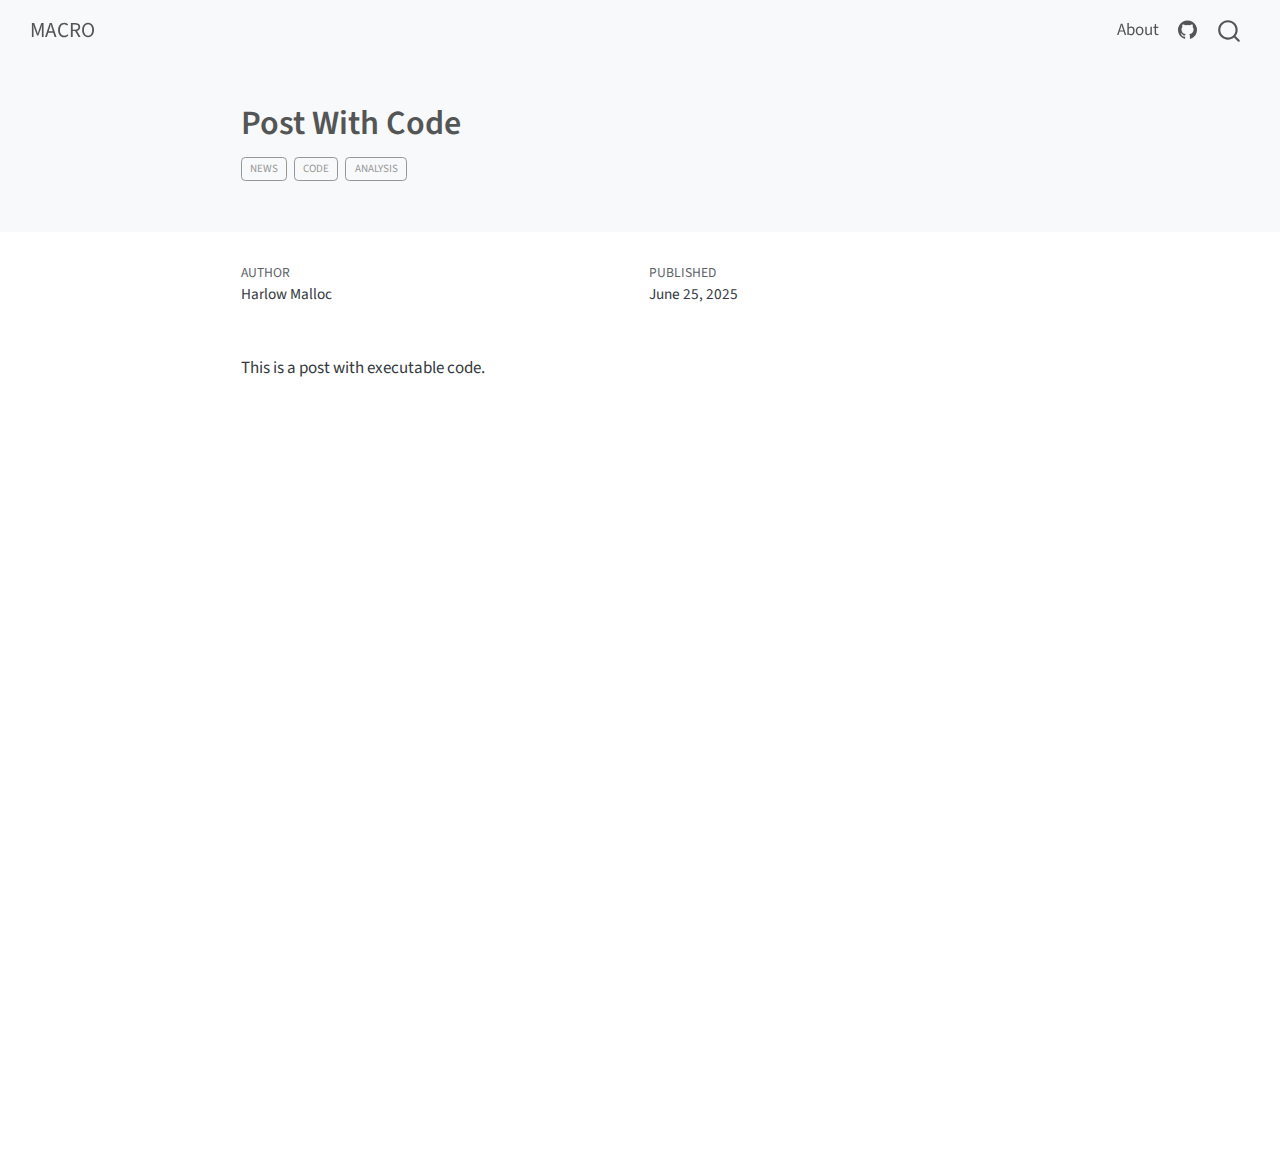
<file: docs/posts/post-with-code/index.html>
<!DOCTYPE html>
<html xmlns="http://www.w3.org/1999/xhtml" lang="en" xml:lang="en"><head>

<meta charset="utf-8">
<meta name="generator" content="quarto-1.7.32">

<meta name="viewport" content="width=device-width, initial-scale=1.0, user-scalable=yes">

<meta name="author" content="Harlow Malloc">
<meta name="dcterms.date" content="2025-06-25">

<title>Post With Code – MACRO</title>
<style>
code{white-space: pre-wrap;}
span.smallcaps{font-variant: small-caps;}
div.columns{display: flex; gap: min(4vw, 1.5em);}
div.column{flex: auto; overflow-x: auto;}
div.hanging-indent{margin-left: 1.5em; text-indent: -1.5em;}
ul.task-list{list-style: none;}
ul.task-list li input[type="checkbox"] {
  width: 0.8em;
  margin: 0 0.8em 0.2em -1em; /* quarto-specific, see https://github.com/quarto-dev/quarto-cli/issues/4556 */ 
  vertical-align: middle;
}
</style>


<script src="../../site_libs/quarto-nav/quarto-nav.js"></script>
<script src="../../site_libs/quarto-nav/headroom.min.js"></script>
<script src="../../site_libs/clipboard/clipboard.min.js"></script>
<script src="../../site_libs/quarto-search/autocomplete.umd.js"></script>
<script src="../../site_libs/quarto-search/fuse.min.js"></script>
<script src="../../site_libs/quarto-search/quarto-search.js"></script>
<meta name="quarto:offset" content="../../">
<script src="../../site_libs/quarto-html/quarto.js" type="module"></script>
<script src="../../site_libs/quarto-html/tabsets/tabsets.js" type="module"></script>
<script src="../../site_libs/quarto-html/popper.min.js"></script>
<script src="../../site_libs/quarto-html/tippy.umd.min.js"></script>
<script src="../../site_libs/quarto-html/anchor.min.js"></script>
<link href="../../site_libs/quarto-html/tippy.css" rel="stylesheet">
<link href="../../site_libs/quarto-html/quarto-syntax-highlighting-37eea08aefeeee20ff55810ff984fec1.css" rel="stylesheet" id="quarto-text-highlighting-styles">
<script src="../../site_libs/bootstrap/bootstrap.min.js"></script>
<link href="../../site_libs/bootstrap/bootstrap-icons.css" rel="stylesheet">
<link href="../../site_libs/bootstrap/bootstrap-dfb324f25d9b1687192fa8be62ac8f9c.min.css" rel="stylesheet" append-hash="true" id="quarto-bootstrap" data-mode="light">
<script id="quarto-search-options" type="application/json">{
  "location": "navbar",
  "copy-button": false,
  "collapse-after": 3,
  "panel-placement": "end",
  "type": "overlay",
  "limit": 50,
  "keyboard-shortcut": [
    "f",
    "/",
    "s"
  ],
  "show-item-context": false,
  "language": {
    "search-no-results-text": "No results",
    "search-matching-documents-text": "matching documents",
    "search-copy-link-title": "Copy link to search",
    "search-hide-matches-text": "Hide additional matches",
    "search-more-match-text": "more match in this document",
    "search-more-matches-text": "more matches in this document",
    "search-clear-button-title": "Clear",
    "search-text-placeholder": "",
    "search-detached-cancel-button-title": "Cancel",
    "search-submit-button-title": "Submit",
    "search-label": "Search"
  }
}</script>


<link rel="stylesheet" href="../../styles.css">
</head>

<body class="nav-fixed fullcontent quarto-light">

<div id="quarto-search-results"></div>
  <header id="quarto-header" class="headroom fixed-top quarto-banner">
    <nav class="navbar navbar-expand-lg " data-bs-theme="dark">
      <div class="navbar-container container-fluid">
      <div class="navbar-brand-container mx-auto">
    <a class="navbar-brand" href="../../index.html">
    <span class="navbar-title">MACRO</span>
    </a>
  </div>
            <div id="quarto-search" class="" title="Search"></div>
          <button class="navbar-toggler" type="button" data-bs-toggle="collapse" data-bs-target="#navbarCollapse" aria-controls="navbarCollapse" role="menu" aria-expanded="false" aria-label="Toggle navigation" onclick="if (window.quartoToggleHeadroom) { window.quartoToggleHeadroom(); }">
  <span class="navbar-toggler-icon"></span>
</button>
          <div class="collapse navbar-collapse" id="navbarCollapse">
            <ul class="navbar-nav navbar-nav-scroll ms-auto">
  <li class="nav-item">
    <a class="nav-link" href="../../about.html"> 
<span class="menu-text">About</span></a>
  </li>  
  <li class="nav-item compact">
    <a class="nav-link" href="https://github.com/"> <i class="bi bi-github" role="img">
</i> 
<span class="menu-text"></span></a>
  </li>  
</ul>
          </div> <!-- /navcollapse -->
            <div class="quarto-navbar-tools">
</div>
      </div> <!-- /container-fluid -->
    </nav>
</header>
<!-- content -->
<header id="title-block-header" class="quarto-title-block default page-columns page-full">
  <div class="quarto-title-banner page-columns page-full">
    <div class="quarto-title column-body">
      <h1 class="title">Post With Code</h1>
                                <div class="quarto-categories">
                <div class="quarto-category">news</div>
                <div class="quarto-category">code</div>
                <div class="quarto-category">analysis</div>
              </div>
                  </div>
  </div>
    
  
  <div class="quarto-title-meta">

      <div>
      <div class="quarto-title-meta-heading">Author</div>
      <div class="quarto-title-meta-contents">
               <p>Harlow Malloc </p>
            </div>
    </div>
      
      <div>
      <div class="quarto-title-meta-heading">Published</div>
      <div class="quarto-title-meta-contents">
        <p class="date">June 25, 2025</p>
      </div>
    </div>
    
      
    </div>
    
  
  </header><div id="quarto-content" class="quarto-container page-columns page-rows-contents page-layout-article page-navbar">
<!-- sidebar -->
<!-- margin-sidebar -->
    
<!-- main -->
<main class="content quarto-banner-title-block" id="quarto-document-content">





<p>This is a post with executable code.</p>



</main> <!-- /main -->
<script id="quarto-html-after-body" type="application/javascript">
  window.document.addEventListener("DOMContentLoaded", function (event) {
    const icon = "";
    const anchorJS = new window.AnchorJS();
    anchorJS.options = {
      placement: 'right',
      icon: icon
    };
    anchorJS.add('.anchored');
    const isCodeAnnotation = (el) => {
      for (const clz of el.classList) {
        if (clz.startsWith('code-annotation-')) {                     
          return true;
        }
      }
      return false;
    }
    const onCopySuccess = function(e) {
      // button target
      const button = e.trigger;
      // don't keep focus
      button.blur();
      // flash "checked"
      button.classList.add('code-copy-button-checked');
      var currentTitle = button.getAttribute("title");
      button.setAttribute("title", "Copied!");
      let tooltip;
      if (window.bootstrap) {
        button.setAttribute("data-bs-toggle", "tooltip");
        button.setAttribute("data-bs-placement", "left");
        button.setAttribute("data-bs-title", "Copied!");
        tooltip = new bootstrap.Tooltip(button, 
          { trigger: "manual", 
            customClass: "code-copy-button-tooltip",
            offset: [0, -8]});
        tooltip.show();    
      }
      setTimeout(function() {
        if (tooltip) {
          tooltip.hide();
          button.removeAttribute("data-bs-title");
          button.removeAttribute("data-bs-toggle");
          button.removeAttribute("data-bs-placement");
        }
        button.setAttribute("title", currentTitle);
        button.classList.remove('code-copy-button-checked');
      }, 1000);
      // clear code selection
      e.clearSelection();
    }
    const getTextToCopy = function(trigger) {
        const codeEl = trigger.previousElementSibling.cloneNode(true);
        for (const childEl of codeEl.children) {
          if (isCodeAnnotation(childEl)) {
            childEl.remove();
          }
        }
        return codeEl.innerText;
    }
    const clipboard = new window.ClipboardJS('.code-copy-button:not([data-in-quarto-modal])', {
      text: getTextToCopy
    });
    clipboard.on('success', onCopySuccess);
    if (window.document.getElementById('quarto-embedded-source-code-modal')) {
      const clipboardModal = new window.ClipboardJS('.code-copy-button[data-in-quarto-modal]', {
        text: getTextToCopy,
        container: window.document.getElementById('quarto-embedded-source-code-modal')
      });
      clipboardModal.on('success', onCopySuccess);
    }
      var localhostRegex = new RegExp(/^(?:http|https):\/\/localhost\:?[0-9]*\//);
      var mailtoRegex = new RegExp(/^mailto:/);
        var filterRegex = new RegExp('/' + window.location.host + '/');
      var isInternal = (href) => {
          return filterRegex.test(href) || localhostRegex.test(href) || mailtoRegex.test(href);
      }
      // Inspect non-navigation links and adorn them if external
     var links = window.document.querySelectorAll('a[href]:not(.nav-link):not(.navbar-brand):not(.toc-action):not(.sidebar-link):not(.sidebar-item-toggle):not(.pagination-link):not(.no-external):not([aria-hidden]):not(.dropdown-item):not(.quarto-navigation-tool):not(.about-link)');
      for (var i=0; i<links.length; i++) {
        const link = links[i];
        if (!isInternal(link.href)) {
          // undo the damage that might have been done by quarto-nav.js in the case of
          // links that we want to consider external
          if (link.dataset.originalHref !== undefined) {
            link.href = link.dataset.originalHref;
          }
        }
      }
    function tippyHover(el, contentFn, onTriggerFn, onUntriggerFn) {
      const config = {
        allowHTML: true,
        maxWidth: 500,
        delay: 100,
        arrow: false,
        appendTo: function(el) {
            return el.parentElement;
        },
        interactive: true,
        interactiveBorder: 10,
        theme: 'quarto',
        placement: 'bottom-start',
      };
      if (contentFn) {
        config.content = contentFn;
      }
      if (onTriggerFn) {
        config.onTrigger = onTriggerFn;
      }
      if (onUntriggerFn) {
        config.onUntrigger = onUntriggerFn;
      }
      window.tippy(el, config); 
    }
    const noterefs = window.document.querySelectorAll('a[role="doc-noteref"]');
    for (var i=0; i<noterefs.length; i++) {
      const ref = noterefs[i];
      tippyHover(ref, function() {
        // use id or data attribute instead here
        let href = ref.getAttribute('data-footnote-href') || ref.getAttribute('href');
        try { href = new URL(href).hash; } catch {}
        const id = href.replace(/^#\/?/, "");
        const note = window.document.getElementById(id);
        if (note) {
          return note.innerHTML;
        } else {
          return "";
        }
      });
    }
    const xrefs = window.document.querySelectorAll('a.quarto-xref');
    const processXRef = (id, note) => {
      // Strip column container classes
      const stripColumnClz = (el) => {
        el.classList.remove("page-full", "page-columns");
        if (el.children) {
          for (const child of el.children) {
            stripColumnClz(child);
          }
        }
      }
      stripColumnClz(note)
      if (id === null || id.startsWith('sec-')) {
        // Special case sections, only their first couple elements
        const container = document.createElement("div");
        if (note.children && note.children.length > 2) {
          container.appendChild(note.children[0].cloneNode(true));
          for (let i = 1; i < note.children.length; i++) {
            const child = note.children[i];
            if (child.tagName === "P" && child.innerText === "") {
              continue;
            } else {
              container.appendChild(child.cloneNode(true));
              break;
            }
          }
          if (window.Quarto?.typesetMath) {
            window.Quarto.typesetMath(container);
          }
          return container.innerHTML
        } else {
          if (window.Quarto?.typesetMath) {
            window.Quarto.typesetMath(note);
          }
          return note.innerHTML;
        }
      } else {
        // Remove any anchor links if they are present
        const anchorLink = note.querySelector('a.anchorjs-link');
        if (anchorLink) {
          anchorLink.remove();
        }
        if (window.Quarto?.typesetMath) {
          window.Quarto.typesetMath(note);
        }
        if (note.classList.contains("callout")) {
          return note.outerHTML;
        } else {
          return note.innerHTML;
        }
      }
    }
    for (var i=0; i<xrefs.length; i++) {
      const xref = xrefs[i];
      tippyHover(xref, undefined, function(instance) {
        instance.disable();
        let url = xref.getAttribute('href');
        let hash = undefined; 
        if (url.startsWith('#')) {
          hash = url;
        } else {
          try { hash = new URL(url).hash; } catch {}
        }
        if (hash) {
          const id = hash.replace(/^#\/?/, "");
          const note = window.document.getElementById(id);
          if (note !== null) {
            try {
              const html = processXRef(id, note.cloneNode(true));
              instance.setContent(html);
            } finally {
              instance.enable();
              instance.show();
            }
          } else {
            // See if we can fetch this
            fetch(url.split('#')[0])
            .then(res => res.text())
            .then(html => {
              const parser = new DOMParser();
              const htmlDoc = parser.parseFromString(html, "text/html");
              const note = htmlDoc.getElementById(id);
              if (note !== null) {
                const html = processXRef(id, note);
                instance.setContent(html);
              } 
            }).finally(() => {
              instance.enable();
              instance.show();
            });
          }
        } else {
          // See if we can fetch a full url (with no hash to target)
          // This is a special case and we should probably do some content thinning / targeting
          fetch(url)
          .then(res => res.text())
          .then(html => {
            const parser = new DOMParser();
            const htmlDoc = parser.parseFromString(html, "text/html");
            const note = htmlDoc.querySelector('main.content');
            if (note !== null) {
              // This should only happen for chapter cross references
              // (since there is no id in the URL)
              // remove the first header
              if (note.children.length > 0 && note.children[0].tagName === "HEADER") {
                note.children[0].remove();
              }
              const html = processXRef(null, note);
              instance.setContent(html);
            } 
          }).finally(() => {
            instance.enable();
            instance.show();
          });
        }
      }, function(instance) {
      });
    }
        let selectedAnnoteEl;
        const selectorForAnnotation = ( cell, annotation) => {
          let cellAttr = 'data-code-cell="' + cell + '"';
          let lineAttr = 'data-code-annotation="' +  annotation + '"';
          const selector = 'span[' + cellAttr + '][' + lineAttr + ']';
          return selector;
        }
        const selectCodeLines = (annoteEl) => {
          const doc = window.document;
          const targetCell = annoteEl.getAttribute("data-target-cell");
          const targetAnnotation = annoteEl.getAttribute("data-target-annotation");
          const annoteSpan = window.document.querySelector(selectorForAnnotation(targetCell, targetAnnotation));
          const lines = annoteSpan.getAttribute("data-code-lines").split(",");
          const lineIds = lines.map((line) => {
            return targetCell + "-" + line;
          })
          let top = null;
          let height = null;
          let parent = null;
          if (lineIds.length > 0) {
              //compute the position of the single el (top and bottom and make a div)
              const el = window.document.getElementById(lineIds[0]);
              top = el.offsetTop;
              height = el.offsetHeight;
              parent = el.parentElement.parentElement;
            if (lineIds.length > 1) {
              const lastEl = window.document.getElementById(lineIds[lineIds.length - 1]);
              const bottom = lastEl.offsetTop + lastEl.offsetHeight;
              height = bottom - top;
            }
            if (top !== null && height !== null && parent !== null) {
              // cook up a div (if necessary) and position it 
              let div = window.document.getElementById("code-annotation-line-highlight");
              if (div === null) {
                div = window.document.createElement("div");
                div.setAttribute("id", "code-annotation-line-highlight");
                div.style.position = 'absolute';
                parent.appendChild(div);
              }
              div.style.top = top - 2 + "px";
              div.style.height = height + 4 + "px";
              div.style.left = 0;
              let gutterDiv = window.document.getElementById("code-annotation-line-highlight-gutter");
              if (gutterDiv === null) {
                gutterDiv = window.document.createElement("div");
                gutterDiv.setAttribute("id", "code-annotation-line-highlight-gutter");
                gutterDiv.style.position = 'absolute';
                const codeCell = window.document.getElementById(targetCell);
                const gutter = codeCell.querySelector('.code-annotation-gutter');
                gutter.appendChild(gutterDiv);
              }
              gutterDiv.style.top = top - 2 + "px";
              gutterDiv.style.height = height + 4 + "px";
            }
            selectedAnnoteEl = annoteEl;
          }
        };
        const unselectCodeLines = () => {
          const elementsIds = ["code-annotation-line-highlight", "code-annotation-line-highlight-gutter"];
          elementsIds.forEach((elId) => {
            const div = window.document.getElementById(elId);
            if (div) {
              div.remove();
            }
          });
          selectedAnnoteEl = undefined;
        };
          // Handle positioning of the toggle
      window.addEventListener(
        "resize",
        throttle(() => {
          elRect = undefined;
          if (selectedAnnoteEl) {
            selectCodeLines(selectedAnnoteEl);
          }
        }, 10)
      );
      function throttle(fn, ms) {
      let throttle = false;
      let timer;
        return (...args) => {
          if(!throttle) { // first call gets through
              fn.apply(this, args);
              throttle = true;
          } else { // all the others get throttled
              if(timer) clearTimeout(timer); // cancel #2
              timer = setTimeout(() => {
                fn.apply(this, args);
                timer = throttle = false;
              }, ms);
          }
        };
      }
        // Attach click handler to the DT
        const annoteDls = window.document.querySelectorAll('dt[data-target-cell]');
        for (const annoteDlNode of annoteDls) {
          annoteDlNode.addEventListener('click', (event) => {
            const clickedEl = event.target;
            if (clickedEl !== selectedAnnoteEl) {
              unselectCodeLines();
              const activeEl = window.document.querySelector('dt[data-target-cell].code-annotation-active');
              if (activeEl) {
                activeEl.classList.remove('code-annotation-active');
              }
              selectCodeLines(clickedEl);
              clickedEl.classList.add('code-annotation-active');
            } else {
              // Unselect the line
              unselectCodeLines();
              clickedEl.classList.remove('code-annotation-active');
            }
          });
        }
    const findCites = (el) => {
      const parentEl = el.parentElement;
      if (parentEl) {
        const cites = parentEl.dataset.cites;
        if (cites) {
          return {
            el,
            cites: cites.split(' ')
          };
        } else {
          return findCites(el.parentElement)
        }
      } else {
        return undefined;
      }
    };
    var bibliorefs = window.document.querySelectorAll('a[role="doc-biblioref"]');
    for (var i=0; i<bibliorefs.length; i++) {
      const ref = bibliorefs[i];
      const citeInfo = findCites(ref);
      if (citeInfo) {
        tippyHover(citeInfo.el, function() {
          var popup = window.document.createElement('div');
          citeInfo.cites.forEach(function(cite) {
            var citeDiv = window.document.createElement('div');
            citeDiv.classList.add('hanging-indent');
            citeDiv.classList.add('csl-entry');
            var biblioDiv = window.document.getElementById('ref-' + cite);
            if (biblioDiv) {
              citeDiv.innerHTML = biblioDiv.innerHTML;
            }
            popup.appendChild(citeDiv);
          });
          return popup.innerHTML;
        });
      }
    }
  });
  </script>
</div> <!-- /content -->




</body></html>
</file>
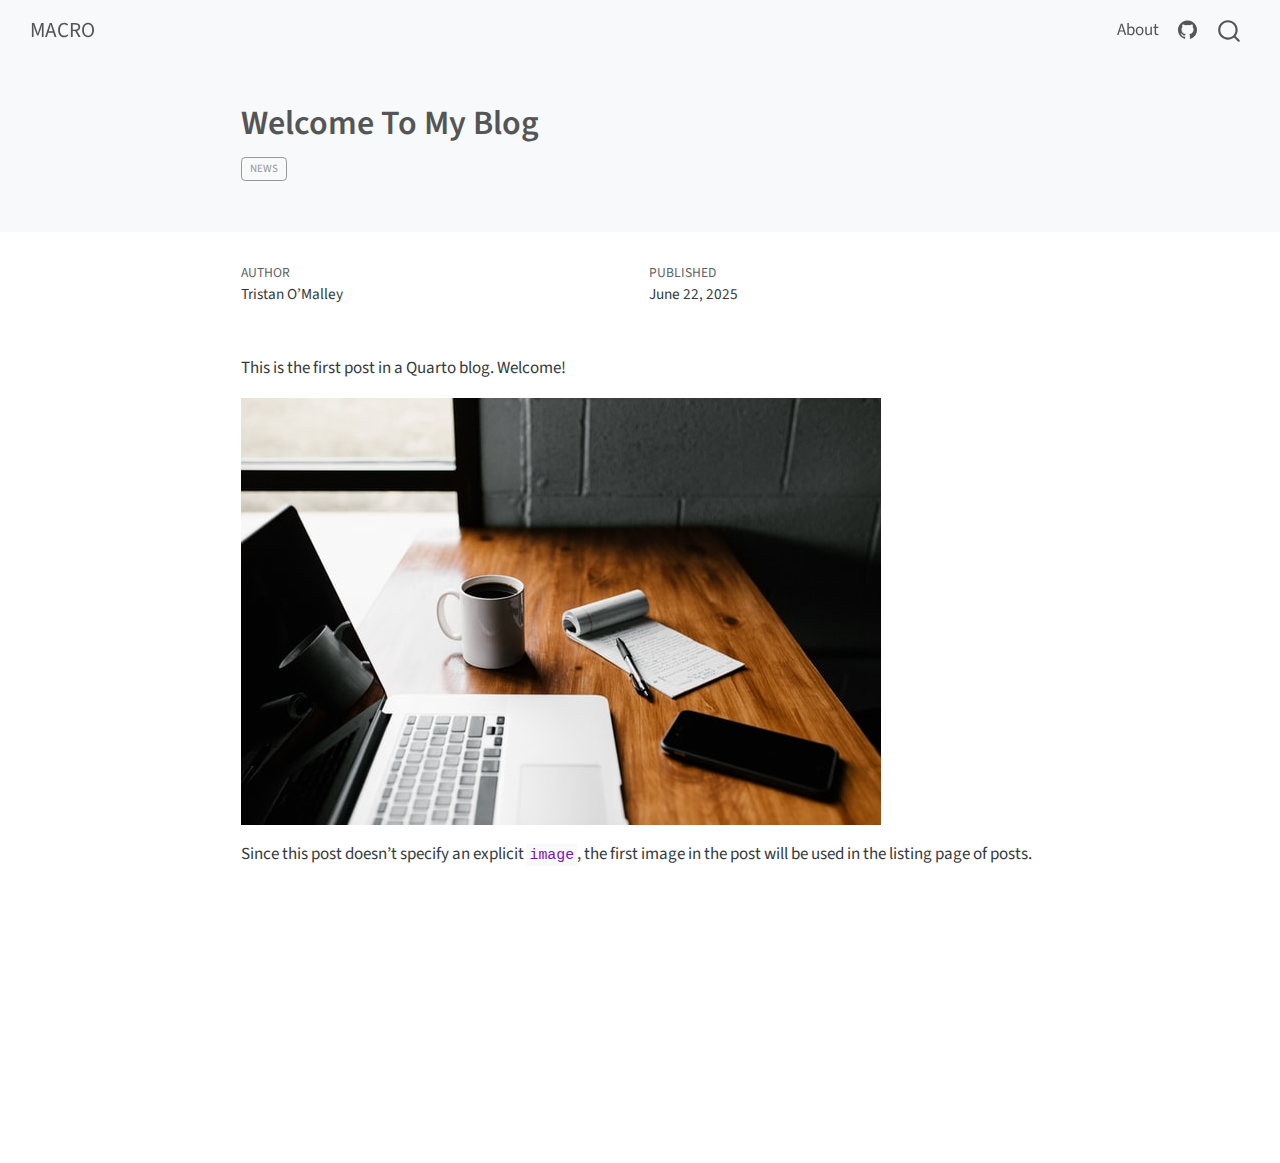
<file: docs/posts/welcome/index.html>
<!DOCTYPE html>
<html xmlns="http://www.w3.org/1999/xhtml" lang="en" xml:lang="en"><head>

<meta charset="utf-8">
<meta name="generator" content="quarto-1.7.32">

<meta name="viewport" content="width=device-width, initial-scale=1.0, user-scalable=yes">

<meta name="author" content="Tristan O’Malley">
<meta name="dcterms.date" content="2025-06-22">

<title>Welcome To My Blog – MACRO</title>
<style>
code{white-space: pre-wrap;}
span.smallcaps{font-variant: small-caps;}
div.columns{display: flex; gap: min(4vw, 1.5em);}
div.column{flex: auto; overflow-x: auto;}
div.hanging-indent{margin-left: 1.5em; text-indent: -1.5em;}
ul.task-list{list-style: none;}
ul.task-list li input[type="checkbox"] {
  width: 0.8em;
  margin: 0 0.8em 0.2em -1em; /* quarto-specific, see https://github.com/quarto-dev/quarto-cli/issues/4556 */ 
  vertical-align: middle;
}
</style>


<script src="../../site_libs/quarto-nav/quarto-nav.js"></script>
<script src="../../site_libs/quarto-nav/headroom.min.js"></script>
<script src="../../site_libs/clipboard/clipboard.min.js"></script>
<script src="../../site_libs/quarto-search/autocomplete.umd.js"></script>
<script src="../../site_libs/quarto-search/fuse.min.js"></script>
<script src="../../site_libs/quarto-search/quarto-search.js"></script>
<meta name="quarto:offset" content="../../">
<script src="../../site_libs/quarto-html/quarto.js" type="module"></script>
<script src="../../site_libs/quarto-html/tabsets/tabsets.js" type="module"></script>
<script src="../../site_libs/quarto-html/popper.min.js"></script>
<script src="../../site_libs/quarto-html/tippy.umd.min.js"></script>
<script src="../../site_libs/quarto-html/anchor.min.js"></script>
<link href="../../site_libs/quarto-html/tippy.css" rel="stylesheet">
<link href="../../site_libs/quarto-html/quarto-syntax-highlighting-37eea08aefeeee20ff55810ff984fec1.css" rel="stylesheet" id="quarto-text-highlighting-styles">
<script src="../../site_libs/bootstrap/bootstrap.min.js"></script>
<link href="../../site_libs/bootstrap/bootstrap-icons.css" rel="stylesheet">
<link href="../../site_libs/bootstrap/bootstrap-dfb324f25d9b1687192fa8be62ac8f9c.min.css" rel="stylesheet" append-hash="true" id="quarto-bootstrap" data-mode="light">
<script id="quarto-search-options" type="application/json">{
  "location": "navbar",
  "copy-button": false,
  "collapse-after": 3,
  "panel-placement": "end",
  "type": "overlay",
  "limit": 50,
  "keyboard-shortcut": [
    "f",
    "/",
    "s"
  ],
  "show-item-context": false,
  "language": {
    "search-no-results-text": "No results",
    "search-matching-documents-text": "matching documents",
    "search-copy-link-title": "Copy link to search",
    "search-hide-matches-text": "Hide additional matches",
    "search-more-match-text": "more match in this document",
    "search-more-matches-text": "more matches in this document",
    "search-clear-button-title": "Clear",
    "search-text-placeholder": "",
    "search-detached-cancel-button-title": "Cancel",
    "search-submit-button-title": "Submit",
    "search-label": "Search"
  }
}</script>


<link rel="stylesheet" href="../../styles.css">
</head>

<body class="nav-fixed fullcontent quarto-light">

<div id="quarto-search-results"></div>
  <header id="quarto-header" class="headroom fixed-top quarto-banner">
    <nav class="navbar navbar-expand-lg " data-bs-theme="dark">
      <div class="navbar-container container-fluid">
      <div class="navbar-brand-container mx-auto">
    <a class="navbar-brand" href="../../index.html">
    <span class="navbar-title">MACRO</span>
    </a>
  </div>
            <div id="quarto-search" class="" title="Search"></div>
          <button class="navbar-toggler" type="button" data-bs-toggle="collapse" data-bs-target="#navbarCollapse" aria-controls="navbarCollapse" role="menu" aria-expanded="false" aria-label="Toggle navigation" onclick="if (window.quartoToggleHeadroom) { window.quartoToggleHeadroom(); }">
  <span class="navbar-toggler-icon"></span>
</button>
          <div class="collapse navbar-collapse" id="navbarCollapse">
            <ul class="navbar-nav navbar-nav-scroll ms-auto">
  <li class="nav-item">
    <a class="nav-link" href="../../about.html"> 
<span class="menu-text">About</span></a>
  </li>  
  <li class="nav-item compact">
    <a class="nav-link" href="https://github.com/"> <i class="bi bi-github" role="img">
</i> 
<span class="menu-text"></span></a>
  </li>  
</ul>
          </div> <!-- /navcollapse -->
            <div class="quarto-navbar-tools">
</div>
      </div> <!-- /container-fluid -->
    </nav>
</header>
<!-- content -->
<header id="title-block-header" class="quarto-title-block default page-columns page-full">
  <div class="quarto-title-banner page-columns page-full">
    <div class="quarto-title column-body">
      <h1 class="title">Welcome To My Blog</h1>
                                <div class="quarto-categories">
                <div class="quarto-category">news</div>
              </div>
                  </div>
  </div>
    
  
  <div class="quarto-title-meta">

      <div>
      <div class="quarto-title-meta-heading">Author</div>
      <div class="quarto-title-meta-contents">
               <p>Tristan O’Malley </p>
            </div>
    </div>
      
      <div>
      <div class="quarto-title-meta-heading">Published</div>
      <div class="quarto-title-meta-contents">
        <p class="date">June 22, 2025</p>
      </div>
    </div>
    
      
    </div>
    
  
  </header><div id="quarto-content" class="quarto-container page-columns page-rows-contents page-layout-article page-navbar">
<!-- sidebar -->
<!-- margin-sidebar -->
    
<!-- main -->
<main class="content quarto-banner-title-block" id="quarto-document-content">





<p>This is the first post in a Quarto blog. Welcome!</p>
<p><img src="thumbnail.jpg" class="img-fluid"></p>
<p>Since this post doesn’t specify an explicit <code>image</code>, the first image in the post will be used in the listing page of posts.</p>



</main> <!-- /main -->
<script id="quarto-html-after-body" type="application/javascript">
  window.document.addEventListener("DOMContentLoaded", function (event) {
    const icon = "";
    const anchorJS = new window.AnchorJS();
    anchorJS.options = {
      placement: 'right',
      icon: icon
    };
    anchorJS.add('.anchored');
    const isCodeAnnotation = (el) => {
      for (const clz of el.classList) {
        if (clz.startsWith('code-annotation-')) {                     
          return true;
        }
      }
      return false;
    }
    const onCopySuccess = function(e) {
      // button target
      const button = e.trigger;
      // don't keep focus
      button.blur();
      // flash "checked"
      button.classList.add('code-copy-button-checked');
      var currentTitle = button.getAttribute("title");
      button.setAttribute("title", "Copied!");
      let tooltip;
      if (window.bootstrap) {
        button.setAttribute("data-bs-toggle", "tooltip");
        button.setAttribute("data-bs-placement", "left");
        button.setAttribute("data-bs-title", "Copied!");
        tooltip = new bootstrap.Tooltip(button, 
          { trigger: "manual", 
            customClass: "code-copy-button-tooltip",
            offset: [0, -8]});
        tooltip.show();    
      }
      setTimeout(function() {
        if (tooltip) {
          tooltip.hide();
          button.removeAttribute("data-bs-title");
          button.removeAttribute("data-bs-toggle");
          button.removeAttribute("data-bs-placement");
        }
        button.setAttribute("title", currentTitle);
        button.classList.remove('code-copy-button-checked');
      }, 1000);
      // clear code selection
      e.clearSelection();
    }
    const getTextToCopy = function(trigger) {
        const codeEl = trigger.previousElementSibling.cloneNode(true);
        for (const childEl of codeEl.children) {
          if (isCodeAnnotation(childEl)) {
            childEl.remove();
          }
        }
        return codeEl.innerText;
    }
    const clipboard = new window.ClipboardJS('.code-copy-button:not([data-in-quarto-modal])', {
      text: getTextToCopy
    });
    clipboard.on('success', onCopySuccess);
    if (window.document.getElementById('quarto-embedded-source-code-modal')) {
      const clipboardModal = new window.ClipboardJS('.code-copy-button[data-in-quarto-modal]', {
        text: getTextToCopy,
        container: window.document.getElementById('quarto-embedded-source-code-modal')
      });
      clipboardModal.on('success', onCopySuccess);
    }
      var localhostRegex = new RegExp(/^(?:http|https):\/\/localhost\:?[0-9]*\//);
      var mailtoRegex = new RegExp(/^mailto:/);
        var filterRegex = new RegExp('/' + window.location.host + '/');
      var isInternal = (href) => {
          return filterRegex.test(href) || localhostRegex.test(href) || mailtoRegex.test(href);
      }
      // Inspect non-navigation links and adorn them if external
     var links = window.document.querySelectorAll('a[href]:not(.nav-link):not(.navbar-brand):not(.toc-action):not(.sidebar-link):not(.sidebar-item-toggle):not(.pagination-link):not(.no-external):not([aria-hidden]):not(.dropdown-item):not(.quarto-navigation-tool):not(.about-link)');
      for (var i=0; i<links.length; i++) {
        const link = links[i];
        if (!isInternal(link.href)) {
          // undo the damage that might have been done by quarto-nav.js in the case of
          // links that we want to consider external
          if (link.dataset.originalHref !== undefined) {
            link.href = link.dataset.originalHref;
          }
        }
      }
    function tippyHover(el, contentFn, onTriggerFn, onUntriggerFn) {
      const config = {
        allowHTML: true,
        maxWidth: 500,
        delay: 100,
        arrow: false,
        appendTo: function(el) {
            return el.parentElement;
        },
        interactive: true,
        interactiveBorder: 10,
        theme: 'quarto',
        placement: 'bottom-start',
      };
      if (contentFn) {
        config.content = contentFn;
      }
      if (onTriggerFn) {
        config.onTrigger = onTriggerFn;
      }
      if (onUntriggerFn) {
        config.onUntrigger = onUntriggerFn;
      }
      window.tippy(el, config); 
    }
    const noterefs = window.document.querySelectorAll('a[role="doc-noteref"]');
    for (var i=0; i<noterefs.length; i++) {
      const ref = noterefs[i];
      tippyHover(ref, function() {
        // use id or data attribute instead here
        let href = ref.getAttribute('data-footnote-href') || ref.getAttribute('href');
        try { href = new URL(href).hash; } catch {}
        const id = href.replace(/^#\/?/, "");
        const note = window.document.getElementById(id);
        if (note) {
          return note.innerHTML;
        } else {
          return "";
        }
      });
    }
    const xrefs = window.document.querySelectorAll('a.quarto-xref');
    const processXRef = (id, note) => {
      // Strip column container classes
      const stripColumnClz = (el) => {
        el.classList.remove("page-full", "page-columns");
        if (el.children) {
          for (const child of el.children) {
            stripColumnClz(child);
          }
        }
      }
      stripColumnClz(note)
      if (id === null || id.startsWith('sec-')) {
        // Special case sections, only their first couple elements
        const container = document.createElement("div");
        if (note.children && note.children.length > 2) {
          container.appendChild(note.children[0].cloneNode(true));
          for (let i = 1; i < note.children.length; i++) {
            const child = note.children[i];
            if (child.tagName === "P" && child.innerText === "") {
              continue;
            } else {
              container.appendChild(child.cloneNode(true));
              break;
            }
          }
          if (window.Quarto?.typesetMath) {
            window.Quarto.typesetMath(container);
          }
          return container.innerHTML
        } else {
          if (window.Quarto?.typesetMath) {
            window.Quarto.typesetMath(note);
          }
          return note.innerHTML;
        }
      } else {
        // Remove any anchor links if they are present
        const anchorLink = note.querySelector('a.anchorjs-link');
        if (anchorLink) {
          anchorLink.remove();
        }
        if (window.Quarto?.typesetMath) {
          window.Quarto.typesetMath(note);
        }
        if (note.classList.contains("callout")) {
          return note.outerHTML;
        } else {
          return note.innerHTML;
        }
      }
    }
    for (var i=0; i<xrefs.length; i++) {
      const xref = xrefs[i];
      tippyHover(xref, undefined, function(instance) {
        instance.disable();
        let url = xref.getAttribute('href');
        let hash = undefined; 
        if (url.startsWith('#')) {
          hash = url;
        } else {
          try { hash = new URL(url).hash; } catch {}
        }
        if (hash) {
          const id = hash.replace(/^#\/?/, "");
          const note = window.document.getElementById(id);
          if (note !== null) {
            try {
              const html = processXRef(id, note.cloneNode(true));
              instance.setContent(html);
            } finally {
              instance.enable();
              instance.show();
            }
          } else {
            // See if we can fetch this
            fetch(url.split('#')[0])
            .then(res => res.text())
            .then(html => {
              const parser = new DOMParser();
              const htmlDoc = parser.parseFromString(html, "text/html");
              const note = htmlDoc.getElementById(id);
              if (note !== null) {
                const html = processXRef(id, note);
                instance.setContent(html);
              } 
            }).finally(() => {
              instance.enable();
              instance.show();
            });
          }
        } else {
          // See if we can fetch a full url (with no hash to target)
          // This is a special case and we should probably do some content thinning / targeting
          fetch(url)
          .then(res => res.text())
          .then(html => {
            const parser = new DOMParser();
            const htmlDoc = parser.parseFromString(html, "text/html");
            const note = htmlDoc.querySelector('main.content');
            if (note !== null) {
              // This should only happen for chapter cross references
              // (since there is no id in the URL)
              // remove the first header
              if (note.children.length > 0 && note.children[0].tagName === "HEADER") {
                note.children[0].remove();
              }
              const html = processXRef(null, note);
              instance.setContent(html);
            } 
          }).finally(() => {
            instance.enable();
            instance.show();
          });
        }
      }, function(instance) {
      });
    }
        let selectedAnnoteEl;
        const selectorForAnnotation = ( cell, annotation) => {
          let cellAttr = 'data-code-cell="' + cell + '"';
          let lineAttr = 'data-code-annotation="' +  annotation + '"';
          const selector = 'span[' + cellAttr + '][' + lineAttr + ']';
          return selector;
        }
        const selectCodeLines = (annoteEl) => {
          const doc = window.document;
          const targetCell = annoteEl.getAttribute("data-target-cell");
          const targetAnnotation = annoteEl.getAttribute("data-target-annotation");
          const annoteSpan = window.document.querySelector(selectorForAnnotation(targetCell, targetAnnotation));
          const lines = annoteSpan.getAttribute("data-code-lines").split(",");
          const lineIds = lines.map((line) => {
            return targetCell + "-" + line;
          })
          let top = null;
          let height = null;
          let parent = null;
          if (lineIds.length > 0) {
              //compute the position of the single el (top and bottom and make a div)
              const el = window.document.getElementById(lineIds[0]);
              top = el.offsetTop;
              height = el.offsetHeight;
              parent = el.parentElement.parentElement;
            if (lineIds.length > 1) {
              const lastEl = window.document.getElementById(lineIds[lineIds.length - 1]);
              const bottom = lastEl.offsetTop + lastEl.offsetHeight;
              height = bottom - top;
            }
            if (top !== null && height !== null && parent !== null) {
              // cook up a div (if necessary) and position it 
              let div = window.document.getElementById("code-annotation-line-highlight");
              if (div === null) {
                div = window.document.createElement("div");
                div.setAttribute("id", "code-annotation-line-highlight");
                div.style.position = 'absolute';
                parent.appendChild(div);
              }
              div.style.top = top - 2 + "px";
              div.style.height = height + 4 + "px";
              div.style.left = 0;
              let gutterDiv = window.document.getElementById("code-annotation-line-highlight-gutter");
              if (gutterDiv === null) {
                gutterDiv = window.document.createElement("div");
                gutterDiv.setAttribute("id", "code-annotation-line-highlight-gutter");
                gutterDiv.style.position = 'absolute';
                const codeCell = window.document.getElementById(targetCell);
                const gutter = codeCell.querySelector('.code-annotation-gutter');
                gutter.appendChild(gutterDiv);
              }
              gutterDiv.style.top = top - 2 + "px";
              gutterDiv.style.height = height + 4 + "px";
            }
            selectedAnnoteEl = annoteEl;
          }
        };
        const unselectCodeLines = () => {
          const elementsIds = ["code-annotation-line-highlight", "code-annotation-line-highlight-gutter"];
          elementsIds.forEach((elId) => {
            const div = window.document.getElementById(elId);
            if (div) {
              div.remove();
            }
          });
          selectedAnnoteEl = undefined;
        };
          // Handle positioning of the toggle
      window.addEventListener(
        "resize",
        throttle(() => {
          elRect = undefined;
          if (selectedAnnoteEl) {
            selectCodeLines(selectedAnnoteEl);
          }
        }, 10)
      );
      function throttle(fn, ms) {
      let throttle = false;
      let timer;
        return (...args) => {
          if(!throttle) { // first call gets through
              fn.apply(this, args);
              throttle = true;
          } else { // all the others get throttled
              if(timer) clearTimeout(timer); // cancel #2
              timer = setTimeout(() => {
                fn.apply(this, args);
                timer = throttle = false;
              }, ms);
          }
        };
      }
        // Attach click handler to the DT
        const annoteDls = window.document.querySelectorAll('dt[data-target-cell]');
        for (const annoteDlNode of annoteDls) {
          annoteDlNode.addEventListener('click', (event) => {
            const clickedEl = event.target;
            if (clickedEl !== selectedAnnoteEl) {
              unselectCodeLines();
              const activeEl = window.document.querySelector('dt[data-target-cell].code-annotation-active');
              if (activeEl) {
                activeEl.classList.remove('code-annotation-active');
              }
              selectCodeLines(clickedEl);
              clickedEl.classList.add('code-annotation-active');
            } else {
              // Unselect the line
              unselectCodeLines();
              clickedEl.classList.remove('code-annotation-active');
            }
          });
        }
    const findCites = (el) => {
      const parentEl = el.parentElement;
      if (parentEl) {
        const cites = parentEl.dataset.cites;
        if (cites) {
          return {
            el,
            cites: cites.split(' ')
          };
        } else {
          return findCites(el.parentElement)
        }
      } else {
        return undefined;
      }
    };
    var bibliorefs = window.document.querySelectorAll('a[role="doc-biblioref"]');
    for (var i=0; i<bibliorefs.length; i++) {
      const ref = bibliorefs[i];
      const citeInfo = findCites(ref);
      if (citeInfo) {
        tippyHover(citeInfo.el, function() {
          var popup = window.document.createElement('div');
          citeInfo.cites.forEach(function(cite) {
            var citeDiv = window.document.createElement('div');
            citeDiv.classList.add('hanging-indent');
            citeDiv.classList.add('csl-entry');
            var biblioDiv = window.document.getElementById('ref-' + cite);
            if (biblioDiv) {
              citeDiv.innerHTML = biblioDiv.innerHTML;
            }
            popup.appendChild(citeDiv);
          });
          return popup.innerHTML;
        });
      }
    }
  });
  </script>
</div> <!-- /content -->




</body></html>
</file>
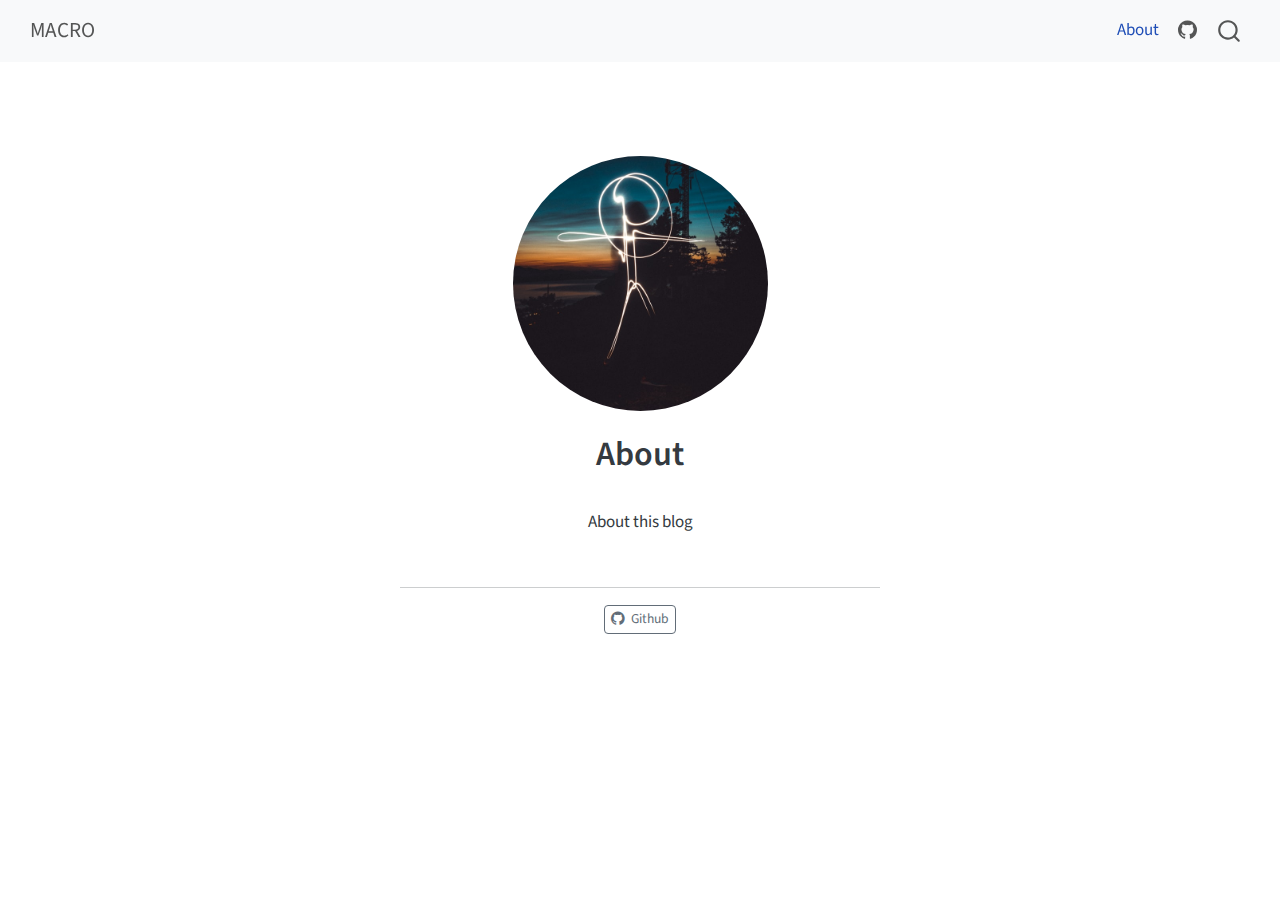
<file: docs/about.html>
<!DOCTYPE html>
<html xmlns="http://www.w3.org/1999/xhtml" lang="en" xml:lang="en"><head>

<meta charset="utf-8">
<meta name="generator" content="quarto-1.7.32">

<meta name="viewport" content="width=device-width, initial-scale=1.0, user-scalable=yes">


<title>About – MACRO</title>
<style>
code{white-space: pre-wrap;}
span.smallcaps{font-variant: small-caps;}
div.columns{display: flex; gap: min(4vw, 1.5em);}
div.column{flex: auto; overflow-x: auto;}
div.hanging-indent{margin-left: 1.5em; text-indent: -1.5em;}
ul.task-list{list-style: none;}
ul.task-list li input[type="checkbox"] {
  width: 0.8em;
  margin: 0 0.8em 0.2em -1em; /* quarto-specific, see https://github.com/quarto-dev/quarto-cli/issues/4556 */ 
  vertical-align: middle;
}
</style>


<script src="site_libs/quarto-nav/quarto-nav.js"></script>
<script src="site_libs/quarto-nav/headroom.min.js"></script>
<script src="site_libs/clipboard/clipboard.min.js"></script>
<script src="site_libs/quarto-search/autocomplete.umd.js"></script>
<script src="site_libs/quarto-search/fuse.min.js"></script>
<script src="site_libs/quarto-search/quarto-search.js"></script>
<meta name="quarto:offset" content="./">
<script src="site_libs/quarto-html/quarto.js" type="module"></script>
<script src="site_libs/quarto-html/tabsets/tabsets.js" type="module"></script>
<script src="site_libs/quarto-html/popper.min.js"></script>
<script src="site_libs/quarto-html/tippy.umd.min.js"></script>
<link href="site_libs/quarto-html/tippy.css" rel="stylesheet">
<link href="site_libs/quarto-html/quarto-syntax-highlighting-37eea08aefeeee20ff55810ff984fec1.css" rel="stylesheet" id="quarto-text-highlighting-styles">
<script src="site_libs/bootstrap/bootstrap.min.js"></script>
<link href="site_libs/bootstrap/bootstrap-icons.css" rel="stylesheet">
<link href="site_libs/bootstrap/bootstrap-dfb324f25d9b1687192fa8be62ac8f9c.min.css" rel="stylesheet" append-hash="true" id="quarto-bootstrap" data-mode="light">
<script id="quarto-search-options" type="application/json">{
  "location": "navbar",
  "copy-button": false,
  "collapse-after": 3,
  "panel-placement": "end",
  "type": "overlay",
  "limit": 50,
  "keyboard-shortcut": [
    "f",
    "/",
    "s"
  ],
  "show-item-context": false,
  "language": {
    "search-no-results-text": "No results",
    "search-matching-documents-text": "matching documents",
    "search-copy-link-title": "Copy link to search",
    "search-hide-matches-text": "Hide additional matches",
    "search-more-match-text": "more match in this document",
    "search-more-matches-text": "more matches in this document",
    "search-clear-button-title": "Clear",
    "search-text-placeholder": "",
    "search-detached-cancel-button-title": "Cancel",
    "search-submit-button-title": "Submit",
    "search-label": "Search"
  }
}</script>


<link rel="stylesheet" href="styles.css">
</head>

<body class="nav-fixed fullcontent quarto-light">

<div id="quarto-search-results"></div>
  <header id="quarto-header" class="headroom fixed-top">
    <nav class="navbar navbar-expand-lg " data-bs-theme="dark">
      <div class="navbar-container container-fluid">
      <div class="navbar-brand-container mx-auto">
    <a class="navbar-brand" href="./index.html">
    <span class="navbar-title">MACRO</span>
    </a>
  </div>
            <div id="quarto-search" class="" title="Search"></div>
          <button class="navbar-toggler" type="button" data-bs-toggle="collapse" data-bs-target="#navbarCollapse" aria-controls="navbarCollapse" role="menu" aria-expanded="false" aria-label="Toggle navigation" onclick="if (window.quartoToggleHeadroom) { window.quartoToggleHeadroom(); }">
  <span class="navbar-toggler-icon"></span>
</button>
          <div class="collapse navbar-collapse" id="navbarCollapse">
            <ul class="navbar-nav navbar-nav-scroll ms-auto">
  <li class="nav-item">
    <a class="nav-link active" href="./about.html" aria-current="page"> 
<span class="menu-text">About</span></a>
  </li>  
  <li class="nav-item compact">
    <a class="nav-link" href="https://github.com/"> <i class="bi bi-github" role="img">
</i> 
<span class="menu-text"></span></a>
  </li>  
</ul>
          </div> <!-- /navcollapse -->
            <div class="quarto-navbar-tools">
</div>
      </div> <!-- /container-fluid -->
    </nav>
</header>
<!-- content -->
<div id="quarto-content" class="quarto-container page-columns page-rows-contents page-layout-article page-navbar">
<!-- sidebar -->
<!-- margin-sidebar -->
    
<!-- main -->
<div class="quarto-about-jolla">
  <img src="profile.jpg" class="about-image
  round " style="height: 15em; width: 15em;">
 <header id="title-block-header" class="quarto-title-block default">
<div class="quarto-title">
<h1 class="title">About</h1>
</div>
<div class="quarto-title-meta">
  </div>
</header><main class="content" id="quarto-document-content">
<p>About this blog</p>


</main> 
  <hr class="about-sep">
   <div class="about-links">
  <a href="https://github.com" class="about-link" rel="" target="">
    <i class="bi bi-github"></i>
     <span class="about-link-text">Github</span>
  </a>
</div>
</div>
 <!-- /main -->
<script id="quarto-html-after-body" type="application/javascript">
  window.document.addEventListener("DOMContentLoaded", function (event) {
    const isCodeAnnotation = (el) => {
      for (const clz of el.classList) {
        if (clz.startsWith('code-annotation-')) {                     
          return true;
        }
      }
      return false;
    }
    const onCopySuccess = function(e) {
      // button target
      const button = e.trigger;
      // don't keep focus
      button.blur();
      // flash "checked"
      button.classList.add('code-copy-button-checked');
      var currentTitle = button.getAttribute("title");
      button.setAttribute("title", "Copied!");
      let tooltip;
      if (window.bootstrap) {
        button.setAttribute("data-bs-toggle", "tooltip");
        button.setAttribute("data-bs-placement", "left");
        button.setAttribute("data-bs-title", "Copied!");
        tooltip = new bootstrap.Tooltip(button, 
          { trigger: "manual", 
            customClass: "code-copy-button-tooltip",
            offset: [0, -8]});
        tooltip.show();    
      }
      setTimeout(function() {
        if (tooltip) {
          tooltip.hide();
          button.removeAttribute("data-bs-title");
          button.removeAttribute("data-bs-toggle");
          button.removeAttribute("data-bs-placement");
        }
        button.setAttribute("title", currentTitle);
        button.classList.remove('code-copy-button-checked');
      }, 1000);
      // clear code selection
      e.clearSelection();
    }
    const getTextToCopy = function(trigger) {
        const codeEl = trigger.previousElementSibling.cloneNode(true);
        for (const childEl of codeEl.children) {
          if (isCodeAnnotation(childEl)) {
            childEl.remove();
          }
        }
        return codeEl.innerText;
    }
    const clipboard = new window.ClipboardJS('.code-copy-button:not([data-in-quarto-modal])', {
      text: getTextToCopy
    });
    clipboard.on('success', onCopySuccess);
    if (window.document.getElementById('quarto-embedded-source-code-modal')) {
      const clipboardModal = new window.ClipboardJS('.code-copy-button[data-in-quarto-modal]', {
        text: getTextToCopy,
        container: window.document.getElementById('quarto-embedded-source-code-modal')
      });
      clipboardModal.on('success', onCopySuccess);
    }
      var localhostRegex = new RegExp(/^(?:http|https):\/\/localhost\:?[0-9]*\//);
      var mailtoRegex = new RegExp(/^mailto:/);
        var filterRegex = new RegExp('/' + window.location.host + '/');
      var isInternal = (href) => {
          return filterRegex.test(href) || localhostRegex.test(href) || mailtoRegex.test(href);
      }
      // Inspect non-navigation links and adorn them if external
     var links = window.document.querySelectorAll('a[href]:not(.nav-link):not(.navbar-brand):not(.toc-action):not(.sidebar-link):not(.sidebar-item-toggle):not(.pagination-link):not(.no-external):not([aria-hidden]):not(.dropdown-item):not(.quarto-navigation-tool):not(.about-link)');
      for (var i=0; i<links.length; i++) {
        const link = links[i];
        if (!isInternal(link.href)) {
          // undo the damage that might have been done by quarto-nav.js in the case of
          // links that we want to consider external
          if (link.dataset.originalHref !== undefined) {
            link.href = link.dataset.originalHref;
          }
        }
      }
    function tippyHover(el, contentFn, onTriggerFn, onUntriggerFn) {
      const config = {
        allowHTML: true,
        maxWidth: 500,
        delay: 100,
        arrow: false,
        appendTo: function(el) {
            return el.parentElement;
        },
        interactive: true,
        interactiveBorder: 10,
        theme: 'quarto',
        placement: 'bottom-start',
      };
      if (contentFn) {
        config.content = contentFn;
      }
      if (onTriggerFn) {
        config.onTrigger = onTriggerFn;
      }
      if (onUntriggerFn) {
        config.onUntrigger = onUntriggerFn;
      }
      window.tippy(el, config); 
    }
    const noterefs = window.document.querySelectorAll('a[role="doc-noteref"]');
    for (var i=0; i<noterefs.length; i++) {
      const ref = noterefs[i];
      tippyHover(ref, function() {
        // use id or data attribute instead here
        let href = ref.getAttribute('data-footnote-href') || ref.getAttribute('href');
        try { href = new URL(href).hash; } catch {}
        const id = href.replace(/^#\/?/, "");
        const note = window.document.getElementById(id);
        if (note) {
          return note.innerHTML;
        } else {
          return "";
        }
      });
    }
    const xrefs = window.document.querySelectorAll('a.quarto-xref');
    const processXRef = (id, note) => {
      // Strip column container classes
      const stripColumnClz = (el) => {
        el.classList.remove("page-full", "page-columns");
        if (el.children) {
          for (const child of el.children) {
            stripColumnClz(child);
          }
        }
      }
      stripColumnClz(note)
      if (id === null || id.startsWith('sec-')) {
        // Special case sections, only their first couple elements
        const container = document.createElement("div");
        if (note.children && note.children.length > 2) {
          container.appendChild(note.children[0].cloneNode(true));
          for (let i = 1; i < note.children.length; i++) {
            const child = note.children[i];
            if (child.tagName === "P" && child.innerText === "") {
              continue;
            } else {
              container.appendChild(child.cloneNode(true));
              break;
            }
          }
          if (window.Quarto?.typesetMath) {
            window.Quarto.typesetMath(container);
          }
          return container.innerHTML
        } else {
          if (window.Quarto?.typesetMath) {
            window.Quarto.typesetMath(note);
          }
          return note.innerHTML;
        }
      } else {
        // Remove any anchor links if they are present
        const anchorLink = note.querySelector('a.anchorjs-link');
        if (anchorLink) {
          anchorLink.remove();
        }
        if (window.Quarto?.typesetMath) {
          window.Quarto.typesetMath(note);
        }
        if (note.classList.contains("callout")) {
          return note.outerHTML;
        } else {
          return note.innerHTML;
        }
      }
    }
    for (var i=0; i<xrefs.length; i++) {
      const xref = xrefs[i];
      tippyHover(xref, undefined, function(instance) {
        instance.disable();
        let url = xref.getAttribute('href');
        let hash = undefined; 
        if (url.startsWith('#')) {
          hash = url;
        } else {
          try { hash = new URL(url).hash; } catch {}
        }
        if (hash) {
          const id = hash.replace(/^#\/?/, "");
          const note = window.document.getElementById(id);
          if (note !== null) {
            try {
              const html = processXRef(id, note.cloneNode(true));
              instance.setContent(html);
            } finally {
              instance.enable();
              instance.show();
            }
          } else {
            // See if we can fetch this
            fetch(url.split('#')[0])
            .then(res => res.text())
            .then(html => {
              const parser = new DOMParser();
              const htmlDoc = parser.parseFromString(html, "text/html");
              const note = htmlDoc.getElementById(id);
              if (note !== null) {
                const html = processXRef(id, note);
                instance.setContent(html);
              } 
            }).finally(() => {
              instance.enable();
              instance.show();
            });
          }
        } else {
          // See if we can fetch a full url (with no hash to target)
          // This is a special case and we should probably do some content thinning / targeting
          fetch(url)
          .then(res => res.text())
          .then(html => {
            const parser = new DOMParser();
            const htmlDoc = parser.parseFromString(html, "text/html");
            const note = htmlDoc.querySelector('main.content');
            if (note !== null) {
              // This should only happen for chapter cross references
              // (since there is no id in the URL)
              // remove the first header
              if (note.children.length > 0 && note.children[0].tagName === "HEADER") {
                note.children[0].remove();
              }
              const html = processXRef(null, note);
              instance.setContent(html);
            } 
          }).finally(() => {
            instance.enable();
            instance.show();
          });
        }
      }, function(instance) {
      });
    }
        let selectedAnnoteEl;
        const selectorForAnnotation = ( cell, annotation) => {
          let cellAttr = 'data-code-cell="' + cell + '"';
          let lineAttr = 'data-code-annotation="' +  annotation + '"';
          const selector = 'span[' + cellAttr + '][' + lineAttr + ']';
          return selector;
        }
        const selectCodeLines = (annoteEl) => {
          const doc = window.document;
          const targetCell = annoteEl.getAttribute("data-target-cell");
          const targetAnnotation = annoteEl.getAttribute("data-target-annotation");
          const annoteSpan = window.document.querySelector(selectorForAnnotation(targetCell, targetAnnotation));
          const lines = annoteSpan.getAttribute("data-code-lines").split(",");
          const lineIds = lines.map((line) => {
            return targetCell + "-" + line;
          })
          let top = null;
          let height = null;
          let parent = null;
          if (lineIds.length > 0) {
              //compute the position of the single el (top and bottom and make a div)
              const el = window.document.getElementById(lineIds[0]);
              top = el.offsetTop;
              height = el.offsetHeight;
              parent = el.parentElement.parentElement;
            if (lineIds.length > 1) {
              const lastEl = window.document.getElementById(lineIds[lineIds.length - 1]);
              const bottom = lastEl.offsetTop + lastEl.offsetHeight;
              height = bottom - top;
            }
            if (top !== null && height !== null && parent !== null) {
              // cook up a div (if necessary) and position it 
              let div = window.document.getElementById("code-annotation-line-highlight");
              if (div === null) {
                div = window.document.createElement("div");
                div.setAttribute("id", "code-annotation-line-highlight");
                div.style.position = 'absolute';
                parent.appendChild(div);
              }
              div.style.top = top - 2 + "px";
              div.style.height = height + 4 + "px";
              div.style.left = 0;
              let gutterDiv = window.document.getElementById("code-annotation-line-highlight-gutter");
              if (gutterDiv === null) {
                gutterDiv = window.document.createElement("div");
                gutterDiv.setAttribute("id", "code-annotation-line-highlight-gutter");
                gutterDiv.style.position = 'absolute';
                const codeCell = window.document.getElementById(targetCell);
                const gutter = codeCell.querySelector('.code-annotation-gutter');
                gutter.appendChild(gutterDiv);
              }
              gutterDiv.style.top = top - 2 + "px";
              gutterDiv.style.height = height + 4 + "px";
            }
            selectedAnnoteEl = annoteEl;
          }
        };
        const unselectCodeLines = () => {
          const elementsIds = ["code-annotation-line-highlight", "code-annotation-line-highlight-gutter"];
          elementsIds.forEach((elId) => {
            const div = window.document.getElementById(elId);
            if (div) {
              div.remove();
            }
          });
          selectedAnnoteEl = undefined;
        };
          // Handle positioning of the toggle
      window.addEventListener(
        "resize",
        throttle(() => {
          elRect = undefined;
          if (selectedAnnoteEl) {
            selectCodeLines(selectedAnnoteEl);
          }
        }, 10)
      );
      function throttle(fn, ms) {
      let throttle = false;
      let timer;
        return (...args) => {
          if(!throttle) { // first call gets through
              fn.apply(this, args);
              throttle = true;
          } else { // all the others get throttled
              if(timer) clearTimeout(timer); // cancel #2
              timer = setTimeout(() => {
                fn.apply(this, args);
                timer = throttle = false;
              }, ms);
          }
        };
      }
        // Attach click handler to the DT
        const annoteDls = window.document.querySelectorAll('dt[data-target-cell]');
        for (const annoteDlNode of annoteDls) {
          annoteDlNode.addEventListener('click', (event) => {
            const clickedEl = event.target;
            if (clickedEl !== selectedAnnoteEl) {
              unselectCodeLines();
              const activeEl = window.document.querySelector('dt[data-target-cell].code-annotation-active');
              if (activeEl) {
                activeEl.classList.remove('code-annotation-active');
              }
              selectCodeLines(clickedEl);
              clickedEl.classList.add('code-annotation-active');
            } else {
              // Unselect the line
              unselectCodeLines();
              clickedEl.classList.remove('code-annotation-active');
            }
          });
        }
    const findCites = (el) => {
      const parentEl = el.parentElement;
      if (parentEl) {
        const cites = parentEl.dataset.cites;
        if (cites) {
          return {
            el,
            cites: cites.split(' ')
          };
        } else {
          return findCites(el.parentElement)
        }
      } else {
        return undefined;
      }
    };
    var bibliorefs = window.document.querySelectorAll('a[role="doc-biblioref"]');
    for (var i=0; i<bibliorefs.length; i++) {
      const ref = bibliorefs[i];
      const citeInfo = findCites(ref);
      if (citeInfo) {
        tippyHover(citeInfo.el, function() {
          var popup = window.document.createElement('div');
          citeInfo.cites.forEach(function(cite) {
            var citeDiv = window.document.createElement('div');
            citeDiv.classList.add('hanging-indent');
            citeDiv.classList.add('csl-entry');
            var biblioDiv = window.document.getElementById('ref-' + cite);
            if (biblioDiv) {
              citeDiv.innerHTML = biblioDiv.innerHTML;
            }
            popup.appendChild(citeDiv);
          });
          return popup.innerHTML;
        });
      }
    }
  });
  </script>
</div> <!-- /content -->




</body></html>
</file>
<file: docs/site_libs/quarto-html/tippy.css>
.tippy-box[data-animation=fade][data-state=hidden]{opacity:0}[data-tippy-root]{max-width:calc(100vw - 10px)}.tippy-box{position:relative;background-color:#333;color:#fff;border-radius:4px;font-size:14px;line-height:1.4;white-space:normal;outline:0;transition-property:transform,visibility,opacity}.tippy-box[data-placement^=top]>.tippy-arrow{bottom:0}.tippy-box[data-placement^=top]>.tippy-arrow:before{bottom:-7px;left:0;border-width:8px 8px 0;border-top-color:initial;transform-origin:center top}.tippy-box[data-placement^=bottom]>.tippy-arrow{top:0}.tippy-box[data-placement^=bottom]>.tippy-arrow:before{top:-7px;left:0;border-width:0 8px 8px;border-bottom-color:initial;transform-origin:center bottom}.tippy-box[data-placement^=left]>.tippy-arrow{right:0}.tippy-box[data-placement^=left]>.tippy-arrow:before{border-width:8px 0 8px 8px;border-left-color:initial;right:-7px;transform-origin:center left}.tippy-box[data-placement^=right]>.tippy-arrow{left:0}.tippy-box[data-placement^=right]>.tippy-arrow:before{left:-7px;border-width:8px 8px 8px 0;border-right-color:initial;transform-origin:center right}.tippy-box[data-inertia][data-state=visible]{transition-timing-function:cubic-bezier(.54,1.5,.38,1.11)}.tippy-arrow{width:16px;height:16px;color:#333}.tippy-arrow:before{content:"";position:absolute;border-color:transparent;border-style:solid}.tippy-content{position:relative;padding:5px 9px;z-index:1}
</file>
<file: docs/site_libs/quarto-html/quarto-syntax-highlighting-37eea08aefeeee20ff55810ff984fec1.css>
/* quarto syntax highlight colors */
:root {
  --quarto-hl-ot-color: #003B4F;
  --quarto-hl-at-color: #657422;
  --quarto-hl-ss-color: #20794D;
  --quarto-hl-an-color: #5E5E5E;
  --quarto-hl-fu-color: #4758AB;
  --quarto-hl-st-color: #20794D;
  --quarto-hl-cf-color: #003B4F;
  --quarto-hl-op-color: #5E5E5E;
  --quarto-hl-er-color: #AD0000;
  --quarto-hl-bn-color: #AD0000;
  --quarto-hl-al-color: #AD0000;
  --quarto-hl-va-color: #111111;
  --quarto-hl-bu-color: inherit;
  --quarto-hl-ex-color: inherit;
  --quarto-hl-pp-color: #AD0000;
  --quarto-hl-in-color: #5E5E5E;
  --quarto-hl-vs-color: #20794D;
  --quarto-hl-wa-color: #5E5E5E;
  --quarto-hl-do-color: #5E5E5E;
  --quarto-hl-im-color: #00769E;
  --quarto-hl-ch-color: #20794D;
  --quarto-hl-dt-color: #AD0000;
  --quarto-hl-fl-color: #AD0000;
  --quarto-hl-co-color: #5E5E5E;
  --quarto-hl-cv-color: #5E5E5E;
  --quarto-hl-cn-color: #8f5902;
  --quarto-hl-sc-color: #5E5E5E;
  --quarto-hl-dv-color: #AD0000;
  --quarto-hl-kw-color: #003B4F;
}

/* other quarto variables */
:root {
  --quarto-font-monospace: SFMono-Regular, Menlo, Monaco, Consolas, "Liberation Mono", "Courier New", monospace;
}

/* syntax highlight based on Pandoc's rules */
pre > code.sourceCode > span {
  color: #003B4F;
}

code.sourceCode > span {
  color: #003B4F;
}

div.sourceCode,
div.sourceCode pre.sourceCode {
  color: #003B4F;
}

/* Normal */
code span {
  color: #003B4F;
}

/* Alert */
code span.al {
  color: #AD0000;
  font-style: inherit;
}

/* Annotation */
code span.an {
  color: #5E5E5E;
  font-style: inherit;
}

/* Attribute */
code span.at {
  color: #657422;
  font-style: inherit;
}

/* BaseN */
code span.bn {
  color: #AD0000;
  font-style: inherit;
}

/* BuiltIn */
code span.bu {
  font-style: inherit;
}

/* ControlFlow */
code span.cf {
  color: #003B4F;
  font-weight: bold;
  font-style: inherit;
}

/* Char */
code span.ch {
  color: #20794D;
  font-style: inherit;
}

/* Constant */
code span.cn {
  color: #8f5902;
  font-style: inherit;
}

/* Comment */
code span.co {
  color: #5E5E5E;
  font-style: inherit;
}

/* CommentVar */
code span.cv {
  color: #5E5E5E;
  font-style: italic;
}

/* Documentation */
code span.do {
  color: #5E5E5E;
  font-style: italic;
}

/* DataType */
code span.dt {
  color: #AD0000;
  font-style: inherit;
}

/* DecVal */
code span.dv {
  color: #AD0000;
  font-style: inherit;
}

/* Error */
code span.er {
  color: #AD0000;
  font-style: inherit;
}

/* Extension */
code span.ex {
  font-style: inherit;
}

/* Float */
code span.fl {
  color: #AD0000;
  font-style: inherit;
}

/* Function */
code span.fu {
  color: #4758AB;
  font-style: inherit;
}

/* Import */
code span.im {
  color: #00769E;
  font-style: inherit;
}

/* Information */
code span.in {
  color: #5E5E5E;
  font-style: inherit;
}

/* Keyword */
code span.kw {
  color: #003B4F;
  font-weight: bold;
  font-style: inherit;
}

/* Operator */
code span.op {
  color: #5E5E5E;
  font-style: inherit;
}

/* Other */
code span.ot {
  color: #003B4F;
  font-style: inherit;
}

/* Preprocessor */
code span.pp {
  color: #AD0000;
  font-style: inherit;
}

/* SpecialChar */
code span.sc {
  color: #5E5E5E;
  font-style: inherit;
}

/* SpecialString */
code span.ss {
  color: #20794D;
  font-style: inherit;
}

/* String */
code span.st {
  color: #20794D;
  font-style: inherit;
}

/* Variable */
code span.va {
  color: #111111;
  font-style: inherit;
}

/* VerbatimString */
code span.vs {
  color: #20794D;
  font-style: inherit;
}

/* Warning */
code span.wa {
  color: #5E5E5E;
  font-style: italic;
}

.prevent-inlining {
  content: "</";
}

/*# sourceMappingURL=27d3d809615f7771493d095567f04340.css.map */
</file>
<file: docs/styles.css>
/* css styles */
</file>
